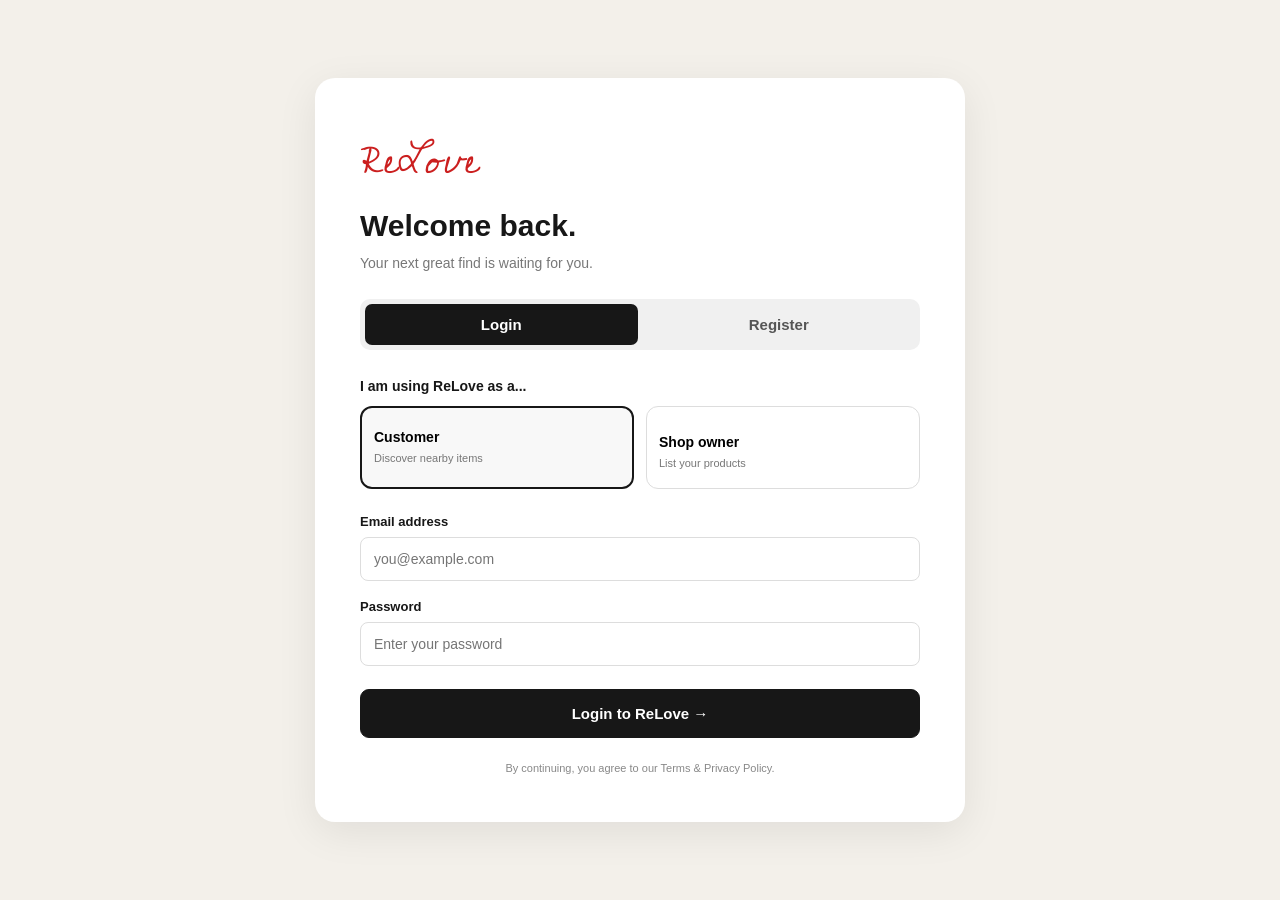
<file: templates/login.html>
<!DOCTYPE html>
<html lang="en">
<head>
    <meta charset="UTF-8">
    <meta name="viewport" content="width=device-width, initial-scale=1.0">
    <link rel="shortcut icon" href="../static/images/Relove-favicon.png" type="image/x-icon">
    <link rel="preconnect" href="https://fonts.googleapis.com">
    <link rel="preconnect" href="https://fonts.gstatic.com" crossorigin>
    <link href="https://fonts.googleapis.com/css2?family=Cedarville+Cursive&display=swap" rel="stylesheet">
    <title>Login / Register | ReLove</title>
    <style>
        * {
            margin: 0;
            padding: 0;
            box-sizing: border-box;
        }
        body {
            font-family: Arial, sans-serif;
            background: #f3f0ea;
            min-height: 100vh;
            display: flex;
            align-items: center;
            justify-content: center;
            padding: 25px;
            color: #171717;
        }
        .login-container {
            width: 100%;
            max-width: 650px; 
            background: white;
            padding: 45px;
            border-radius: 20px;
            box-shadow: 0 10px 40px rgba(0, 0, 0, 0.08);
            }
        .logo {
            font-family: "Cedarville Cursive", cursive;
            font-size: 40px;
            font-weight: normal;
            color: rgb(203, 31, 31);
            margin-bottom: 10px;
            }
        .heading h1 {
            font-size: 30px;
            margin-bottom: 10px;
        }
        .heading p {
            color: #777;
            font-size: 14px;
            line-height: 1.5;
            margin-bottom: 25px;
        }
        .toggle-container {
            display: flex;
            background: #f0f0f0;
            padding: 5px;
            border-radius: 10px;
            margin-bottom: 28px;
            gap: 5px;
        }
        .toggle-btn {
            flex: 1;
            padding: 12px;
            border: none;
            background: transparent;
            color: #555;
            border-radius: 7px;
            font-size: 15px;
            font-weight: 600;
            cursor: pointer;
            transition: background 0.3s, color 0.3s;
        }
        .toggle-btn.active {
            background: #171717;
            color: white;
        }
        .section-label {
            font-size: 14px;
            font-weight: 600;
            margin-bottom: 12px;
        }
        .account-options {
            display: grid;
            grid-template-columns: 1fr 1fr;
            gap: 12px;
            margin-bottom: 25px;
        }
        .account-option {
            padding: 17px 12px;
            border: 1px solid #ddd;
            border-radius: 12px;
            background: white;
            cursor: pointer;
            text-align: left;
            transition: border-color 0.25s,
                        background 0.25s,
                        transform 0.25s;
        }
        .account-option:hover {
            transform: translateY(-2px);
            border-color: #777;
        }
        .account-option.active {
            border: 2px solid #171717;
            background: #f8f8f8;
        }
        .shop,.user {
            display: block;
            font-size: 25px;
            margin-bottom: 10px;
        }
        .account-option strong {
            display: block;
            font-size: 14px;
            margin-bottom: 5px;
        }
        .account-option small {
            color: #777;
            font-size: 11px;
            line-height: 1.4;
        }
        .form-group {
            margin-bottom: 18px;
        }
        .form-group label {
            display: block;
            font-size: 13px;
            font-weight: 600;
            margin-bottom: 8px;
        }
        .form-group input,
        .form-group select {
            width: 100%;
            padding: 13px;
            border: 1px solid #ddd;
            border-radius: 8px;
            font-size: 14px;
            outline: none;
            background: white;
            font-family: inherit;
            transition: border-color 0.25s,
                        box-shadow 0.25s;
        }
        .form-group input:focus,
        .form-group select:focus {
            border-color: #171717;
            box-shadow: 0 0 0 3px rgba(0, 0, 0, 0.06);
        }
        .hidden {
            display: none !important;
        }
        .submit-btn {
            width: 100%;
            padding: 15px;
            background: #171717;
            color: white;
            border: 1px solid #171717;
            border-radius: 9px;
            font-size: 15px;
            font-weight: 600;
            cursor: pointer;
            transition: background 0.3s,
                        color 0.3s;
            margin-top: 5px;
        }
        .submit-btn:hover {
            background: white;
            color: #171717;
        }
        .message {
            margin-top: 15px;
            padding: 12px;
            border-radius: 8px;
            background: #f0f0f0;
            font-size: 13px;
            line-height: 1.5;
            display: none;
        }
        .footer-text {
            margin-top: 22px;
            text-align: center;
            color: #888;
            font-size: 11px;
            line-height: 1.6;
        }
        @media (max-width: 480px) {
            .login-container {
                padding: 24px 20px;
            }

            .heading h1 {
                font-size: 26px;
            }
        }
    </style>
</head>
<body>
    <div class="login-container">
        <div class="logo"> ReLove</div>
        <div class="heading">
            <h1 id="headingTitle">Welcome back.</h1>
            <p id="headingDescription">
                Your next great find is waiting for you.
            </p>
        </div>
        <div class="toggle-container">
            <button
                type="button"
                class="toggle-btn active"
                id="loginTab"
            >
                Login
            </button>

            <button
                type="button"
                class="toggle-btn"
                id="registerTab"
            >
                Register
            </button>
        </div>
        <p class="section-label">I am using ReLove as a...</p>

        <div class="account-options">

            <button
                type="button"
                class="account-option active"
                id="customerOption"
            >
                <i class="fa-solid fa-user emoji"></i>
                <strong>Customer</strong>
                <small>Discover nearby items</small>
            </button>

            <button
                type="button"
                class="account-option"
                id="shopOption"
            >
                <i class="fa-solid fa-shop shop"></i>
                <strong>Shop owner</strong>
                <small>List your products</small>
            </button>

        </div>
        <form id="authForm">

            <div class="form-group hidden" id="nameGroup">
                <label for="fullName">Full name</label>
                <input
                    type="text"
                    id="fullName"
                    placeholder="Enter your full name"
                    autocomplete="name"
                >
            </div>

            <div class="form-group hidden" id="shopNameGroup">
                <label for="shopName">Shop name</label>
                <input
                    type="text"
                    id="shopName"
                    placeholder="Enter your shop name"
                    autocomplete="organization"
                >
            </div>
            <div class="form-group hidden" id="gstGroup">
                <label for="gstNumber">GSTIN (if applicable)</label>
                <input
                    type="text"
                    id="gstNumber"
                    placeholder="Enter your GSTIN"
                    maxlength="15"
                    style="text-transform: uppercase;"
                >
            </div>
            <div class="form-group hidden" id="categoryGroup">
                <label for="shopCategory">Shop category</label>
                <select id="shopCategory">
                    <option value="books">Books</option>
                    <option value="clothes">Clothes</option>
                </select>
            </div>
            <div class="form-group hidden" id="addressGroup">
                <label for="shopAddress">Shop address</label>
                <input
                    type="text"
                    id="shopAddress"
                    placeholder="Enter your shop address"
                    autocomplete="street-address"
                >
            </div>
            <div class="form-group hidden" id="phoneGroup">
                <label for="phone">Contact number</label>
                <input
                    type="tel"
                    id="phone"
                    placeholder="Enter your contact number"
                    autocomplete="tel"
                >
            </div>
            <div class="form-group">
                <label for="email">Email address</label>
                <input
                    type="email"
                    id="email"
                    placeholder="you@example.com"
                    autocomplete="email"
                    required
                >
            </div>
            <div class="form-group">
                <label for="password">Password</label>
                <input
                    type="password"
                    id="password"
                    placeholder="Enter your password"
                    autocomplete="current-password"
                    required
                    minlength="8"
                >
            </div>
            <div class="form-group hidden" id="confirmGroup">
                <label for="confirmPassword">Confirm password</label>
                <input
                    type="password"
                    id="confirmPassword"
                    placeholder="Re-enter your password"
                    autocomplete="new-password"
                >
            </div>
            <button type="submit" class="submit-btn" id="submitBtn">
                Login to ReLove →
            </button>
            <div class="message" id="message" role="status"></div>
        </form>
        <p class="footer-text">
            By continuing, you agree to our Terms &amp; Privacy Policy.
        </p>

    </div>

    <script>
        const loginTab = document.getElementById("loginTab");
        const registerTab = document.getElementById("registerTab");

        const customerOption = document.getElementById("customerOption");
        const shopOption = document.getElementById("shopOption");

        const headingTitle = document.getElementById("headingTitle");
        const headingDescription = document.getElementById("headingDescription");

        const submitBtn = document.getElementById("submitBtn");
        const authForm = document.getElementById("authForm");
        const message = document.getElementById("message");
        let currentMode = "login";
        let currentRole = "customer";
        const nameGroup = document.getElementById("nameGroup");
        const shopNameGroup = document.getElementById("shopNameGroup");
        const gstGroup = document.getElementById("gstGroup");
        const addressGroup = document.getElementById("addressGroup");
        const categoryGroup = document.getElementById("categoryGroup");
        const shopCategory = document.getElementById("shopCategory");
        const phoneGroup = document.getElementById("phoneGroup");
        const confirmGroup = document.getElementById("confirmGroup");

        const fullName = document.getElementById("fullName");
        const shopName = document.getElementById("shopName");
        const shopAddress = document.getElementById("shopAddress");
        const phone = document.getElementById("phone");
        const confirmPassword = document.getElementById("confirmPassword");
        function setField(group, input, visible, required = false) {
            group.classList.toggle("hidden", !visible);
            input.required = visible && required;
        }
        function updateForm() {

            const isRegister = currentMode === "register";
            const isShop = currentRole === "shop";
            loginTab.classList.toggle("active", !isRegister);
            registerTab.classList.toggle("active", isRegister);

            customerOption.classList.toggle("active", !isShop);
            shopOption.classList.toggle("active", isShop);
            if (isRegister) {
                headingTitle.textContent = "Create your account.";
                headingDescription.textContent = isShop
                    ? "Bring your shop to ReLove."
                    : "Join the ReLove community.";
                submitBtn.textContent = "Create Account →";
            } else {
                headingTitle.textContent = "Welcome back.";
                headingDescription.textContent = isShop
                    ? "Log in to manage your shop."
                    : "Your next great find is waiting for you.";
                submitBtn.textContent = "Login to ReLove →";
            }
            setField(nameGroup, fullName, isRegister, true);
            setField(
                shopNameGroup,
                shopName,
                isRegister && isShop,
                true
            );
            gstGroup.classList.toggle("hidden", !(isRegister && isShop));
            categoryGroup.classList.toggle("hidden",
            !(isRegister && isShop)
            );
            setField(
                addressGroup,
                shopAddress,
                isRegister && isShop,
                true
            );
            setField(
                phoneGroup,
                phone,
                isRegister && isShop,
                true
            );
            setField(
                confirmGroup,
                confirmPassword,
                isRegister,
                true
            );
            document.getElementById("password").autocomplete =
                isRegister ? "new-password" : "current-password";

            message.style.display = "none";
        }
        loginTab.addEventListener("click", function () {
            currentMode = "login";
            updateForm();
        });

        registerTab.addEventListener("click", function () {
            currentMode = "register";
            updateForm();
        });

        customerOption.addEventListener("click", function () {
            currentRole = "customer";
            updateForm();
        });

        shopOption.addEventListener("click", function () {
            currentRole = "shop";
            updateForm();
        });
        
authForm.addEventListener("submit", async function (event) {
    event.preventDefault();

    const email = document.getElementById("email").value.trim();
    const password = document.getElementById("password").value;

    if (currentMode === "register" && password !== confirmPassword.value) {
        message.textContent = "Your passwords do not match.";
        message.style.display = "block";
        confirmPassword.focus();
        return;
    }

    const data = {
        email: email,
        password: password,
        role: currentRole
    };

    if (currentMode === "register") {
        data.fullName = fullName.value.trim();

        if (currentRole === "shop") {
            data.shopName = shopName.value.trim();
            data.shopCategory = shopCategory.value;
            data.gstNumber = document.getElementById("gstNumber").value.trim();
            data.shopAddress = shopAddress.value.trim();
            data.phone = phone.value.trim();
        }
    }

    const endpoint = currentMode === "register"
        ? "/api/register"
        : "/api/login";

    submitBtn.disabled = true;
    submitBtn.textContent = "Please wait...";

    try {
        const response = await fetch(endpoint, {
            method: "POST",
            headers: {
                "Content-Type": "application/json"
            },
            body: JSON.stringify(data)
        });

        const result = await response.json();

        message.textContent = result.message;
        message.style.display = "block";

        if (response.ok && currentMode === "login") {
            window.location.href = result.redirect;
            return;
        }

        if (response.ok && currentMode === "register") {
            authForm.reset();
            currentMode = "login";
            updateForm();

            message.textContent = result.message;
            message.style.display = "block";
        }

    } catch (error) {
        message.textContent =
            "Could not connect to the server. Please try again.";
        message.style.display = "block";
    } finally {
    submitBtn.disabled = false;

    submitBtn.textContent = currentMode === "register"
        ? "Create Account →"
        : "Login to ReLove →";
}
});

    </script>
</body>
</html>
</file>
